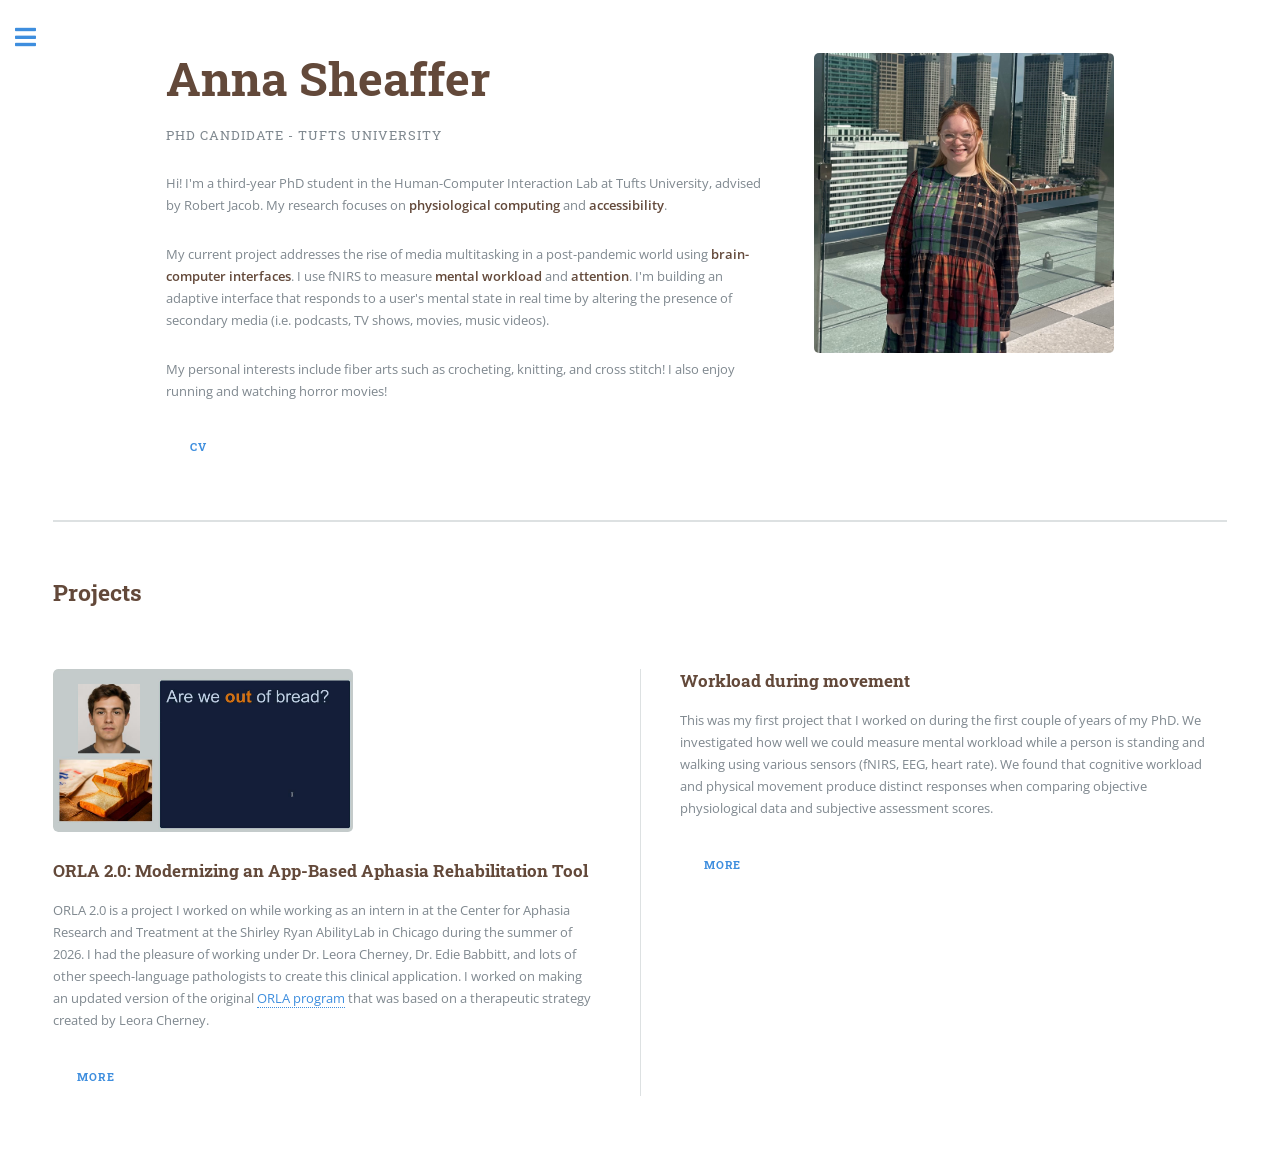
<file: index.html>
<!DOCTYPE HTML>
<!--
	Editorial by HTML5 UP
	html5up.net | @ajlkn
	Free for personal and commercial use under the CCA 3.0 license (html5up.net/license)
-->
<html>
	<head>
		<title>Anna Sheaffer - Personal Website</title>
		<meta charset="utf-8" />
		<meta name="viewport" content="width=device-width, initial-scale=1, user-scalable=no" />
		<link rel="apple-touch-icon" sizes="180x180" href="assets/favicon_io/apple-touch-icon.png">
		<link rel="icon" type="image/png" sizes="32x32" href="assets/favicon_io/favicon-32x32.png">
		<link rel="icon" type="image/png" sizes="16x16" href="assets/favicon_io/favicon-16x16.png">
		<link rel="manifest" href="/site.webmanifest">
		<link rel="stylesheet" href="assets/css/main.css" />
	</head>
	<body class="is-preload">

		<!-- Wrapper -->
			<div id="wrapper">

				<!-- Main -->
					<div id="main">
						<div class="inner">

							<!-- Header -->
								<!-- <header id="header">
									<!-- <a href="index.html" class="logo" type="image/png"><img href="assets/favicon_io/favicon-32x32.png"></a> 
									<ul class="icons">
										
									</ul>
								</header> -->

							<!-- Banner -->
								<section id="banner">
									<div class="content" style="align-self: center;">
										<header>
											<h1>Anna Sheaffer<br />
											</h1>
											<p>PhD Candidate - Tufts University</p>
										</header>
										<p>Hi! I'm a third-year PhD student in the Human-Computer Interaction Lab at Tufts University, advised by Robert Jacob. My research focuses on <b>physiological computing</b> and <b>accessibility</b>.</p>
										<p>My current project addresses the rise of media multitasking in a post-pandemic world using <b>brain-computer interfaces</b>. I use fNIRS to measure <b>mental workload</b> and <b>attention</b>. I'm building
										an adaptive interface that responds to a user's mental state in real time by altering the presence of secondary media (i.e. podcasts, TV shows, movies, music videos).</p>
										<p>My personal interests include fiber arts such as crocheting, knitting, and cross stitch! I also enjoy running and watching horror movies!</p>
										<ul class="actions">
											<li><a href="documents/anna_cv_10-23-2026.pdf" target="_blank" rel="noopener" class="button big">CV</a></li>
										</ul>
									</div>
									<span class="image object">
										<img src="images/front-page.jpg" alt="Me, standing in in front of the Chicago skyline." />
									</span>
								</section>

							<!-- Section -->
								<!-- <section>
									<header class="major">
										<h2>Projects</h2>
									</header>
									<div class="features">
										<article>
											<span class="icon fa-gem"></span>
											<div class="content">
												<h3>Portitor ullamcorper</h3>
												<p>Aenean ornare velit lacus, ac varius enim lorem ullamcorper dolore. Proin aliquam facilisis ante interdum. Sed nulla amet lorem feugiat tempus aliquam.</p>
											</div>
										</article>
										<article>
											<span class="icon solid fa-paper-plane"></span>
											<div class="content">
												<h3>Sapien veroeros</h3>
												<p>Aenean ornare velit lacus, ac varius enim lorem ullamcorper dolore. Proin aliquam facilisis ante interdum. Sed nulla amet lorem feugiat tempus aliquam.</p>
											</div>
										</article>
										<article>
											<span class="icon solid fa-rocket"></span>
											<div class="content">
												<h3>Quam lorem ipsum</h3>
												<p>Aenean ornare velit lacus, ac varius enim lorem ullamcorper dolore. Proin aliquam facilisis ante interdum. Sed nulla amet lorem feugiat tempus aliquam.</p>
											</div>
										</article>
										<article>
											<span class="icon solid fa-signal"></span>
											<div class="content">
												<h3>Sed magna finibus</h3>
												<p>Aenean ornare velit lacus, ac varius enim lorem ullamcorper dolore. Proin aliquam facilisis ante interdum. Sed nulla amet lorem feugiat tempus aliquam.</p>
											</div>
										</article>
									</div>
								</section> -->

							<!-- Section -->
								<section>
									<header class="major">
										<h2>Projects</h2>
									</header>
									<div class="posts">
										<article>
											<a href="pages/orla.html" class="image"><img src="images/orla-image.png" alt="" style="width: 300px;"/></a>
											<h3><a href="pages/orla.html">ORLA 2.0: Modernizing an App-Based Aphasia Rehabilitation Tool</a></h3>
											<p>ORLA 2.0 is a project I worked on while working as an intern in at the Center for Aphasia Research and Treatment at the Shirley Ryan AbilityLab in Chicago during the summer of 2026. I had the pleasure of working under Dr. Leora Cherney, Dr. Edie Babbitt, and lots of other speech-language pathologists to create this clinical application. I worked on making an updated version of the original <a href="https://www.sralab.org/software-products-people-aphasia">ORLA program</a> that was based on a therapeutic strategy created by Leora Cherney.</p>
											<ul class="actions">
												<li><a href="pages/orla.html" class="button">More</a></li>
											</ul>
										</article>
										<article>
											<h3>Workload during movement</h3>
											<p>This was my first project that I worked on during the first couple of years of my PhD. We investigated how well we could measure mental workload while a person is standing and walking using various sensors (fNIRS, EEG, heart rate). We found that cognitive workload and physical movement produce distinct responses when comparing objective physiological data and subjective assessment scores.</p>
											<ul class="actions">
												<li><a href="pages/wkload-mvmt.html" class="button">More</a></li>
											</ul>
										</article>
										
									</div>
								</section>

						</div>
					</div>

				<!-- Sidebar -->
					<!-- Sidebar -->
					<div id="sidebar">
						<div class="inner">

							<!-- Search 
								<section id="search" class="alt">
									<form method="post" action="#">
										<input type="text" name="query" id="query" placeholder="Search" />
									</form>
								</section>

							<!--Menu--> 
								<nav id="menu">
									<header class="major">
										<h2>Menu</h2>
									</header>
									<ul>
										<li><a href="index.html">Homepage</a></li>
										<!-- <li><a href="generic.html">Generic</a></li>
										<li><a href="elements.html">Elements</a></li> -->
									</ul>
								</nav>

							<!-- Section 
								<!-- <section>
									<header class="major">
										<h2>Ante interdum</h2>
									</header>
									<div class="mini-posts">
										<article>
											<a href="#" class="image"><img src="images/pic07.jpg" alt="" /></a>
											<p>Aenean ornare velit lacus, ac varius enim lorem ullamcorper dolore aliquam.</p>
										</article>
										<article>
											<a href="#" class="image"><img src="images/pic08.jpg" alt="" /></a>
											<p>Aenean ornare velit lacus, ac varius enim lorem ullamcorper dolore aliquam.</p>
										</article>
										<article>
											<a href="#" class="image"><img src="images/pic09.jpg" alt="" /></a>
											<p>Aenean ornare velit lacus, ac varius enim lorem ullamcorper dolore aliquam.</p>
										</article>
									</div>
									<ul class="actions">
										<li><a href="#" class="button">More</a></li>
									</ul>
								</section> -->

							<!-- Section -->
								<section>
									<header class="major">
										<h2>Get in touch <a href="https://linkedin.com/in/anna-sheaffer " target="_blank" rel="noopener" class="icon brands fa-linkedin"><span class="label">LinkedIn</span></a></h2>
									</header>
									<ul class="contact">
										<li class="icon solid fa-envelope"><a href="#">anna.sheaffer@tufts.edu</a></li>
										<li class="icon solid fa-home">177 College Ave,<br />
										Medford, MA 02155</li>
										<!-- <li><a href="#" class="icon brands fa-linkedin"><span class="label">LinkedIn</span></a></li> -->
									</ul>
								</section>

							<!-- Footer
								<!-- <footer id="footer">
									<p class="copyright">&copy; Untitled. All rights reserved. Demo Images: <a href="https://unsplash.com">Unsplash</a>. Design: <a href="https://html5up.net">HTML5 UP</a>.</p>
								</footer> -->

						</div>
					</div> 


			</div>

		<!-- Scripts -->
			<script src="assets/js/jquery.min.js"></script>
			<script src="assets/js/browser.min.js"></script>
			<script src="assets/js/breakpoints.min.js"></script>
			<script src="assets/js/util.js"></script>
			<script src="assets/js/main.js"></script>

	</body>
</html>
</file>
<file: assets/css/main.css>
@import url(fontawesome-all.min.css);
@import url("https://fonts.googleapis.com/css?family=Open+Sans:400,600,400italic,600italic|Roboto+Slab:400,700");
/*
	Editorial by HTML5 UP
	html5up.net | @ajlkn
	Free for personal and commercial use under the CCA 3.0 license (html5up.net/license)
*/
html, body, div, span, applet, object,
iframe, h1, h2, h3, h4, h5, h6, p, blockquote,
pre, a, abbr, acronym, address, big, cite,
code, del, dfn, em, img, ins, kbd, q, s, samp,
small, strike, strong, sub, sup, tt, var, b,
u, i, center, dl, dt, dd, ol, ul, li, fieldset,
form, label, legend, table, caption, tbody,
tfoot, thead, tr, th, td, article, aside,
canvas, details, embed, figure, figcaption,
footer, header, hgroup, menu, nav, output, ruby,
section, summary, time, mark, audio, video {
  margin: 0;
  padding: 0;
  border: 0;
  font-size: 100%;
  font: inherit;
  vertical-align: baseline; }

article, aside, details, figcaption, figure,
footer, header, hgroup, menu, nav, section {
  display: block; }

body {
  line-height: 1; }

ol, ul {
  list-style: none; }

blockquote, q {
  quotes: none; }
  blockquote:before, blockquote:after, q:before, q:after {
    content: '';
    content: none; }

table {
  border-collapse: collapse;
  border-spacing: 0; }

body {
  -webkit-text-size-adjust: none; }

mark {
  background-color: transparent;
  color: inherit; }

input::-moz-focus-inner {
  border: 0;
  padding: 0; }

input, select, textarea {
  -moz-appearance: none;
  -webkit-appearance: none;
  -ms-appearance: none;
  appearance: none; }

/* Basic */
@-ms-viewport {
  width: device-width; }

body {
  -ms-overflow-style: scrollbar; }

@media screen and (max-width: 480px) {
  html, body {
    min-width: 320px; } }

html {
  box-sizing: border-box; }

*, *:before, *:after {
  box-sizing: inherit; }

body {
  background: #ffffff; }
  body.is-preload *, body.is-preload *:before, body.is-preload *:after, body.is-resizing *, body.is-resizing *:before, body.is-resizing *:after {
    -moz-animation: none !important;
    -webkit-animation: none !important;
    -ms-animation: none !important;
    animation: none !important;
    -moz-transition: none !important;
    -webkit-transition: none !important;
    -ms-transition: none !important;
    transition: none !important; }

/* Type */
body, input, select, textarea {
  color: #7f888f;
  font-family: "Open Sans", sans-serif;
  font-size: 13pt;
  font-weight: 400;
  line-height: 1.65; }
  @media screen and (max-width: 1680px) {
    body, input, select, textarea {
      font-size: 11pt; } }
  @media screen and (max-width: 1280px) {
    body, input, select, textarea {
      font-size: 10pt; } }
  @media screen and (max-width: 360px) {
    body, input, select, textarea {
      font-size: 9pt; } }

a {
  -moz-transition: color 0.2s ease-in-out, border-bottom-color 0.2s ease-in-out;
  -webkit-transition: color 0.2s ease-in-out, border-bottom-color 0.2s ease-in-out;
  -ms-transition: color 0.2s ease-in-out, border-bottom-color 0.2s ease-in-out;
  transition: color 0.2s ease-in-out, border-bottom-color 0.2s ease-in-out;
  border-bottom: dotted 1px;
  color: #3E8EDE;
  text-decoration: none; }
  a:hover {
    border-bottom-color: #3E8EDE;
    color: #3E8EDE !important; }
    a:hover strong {
      color: inherit; }

strong, b {
  color: #63493A;
  font-weight: 600; }

em, i {
  font-style: italic; }

p {
  margin: 0 0 2em 0; }

h1, h2, h3, h4, h5, h6 {
  color: #63493A;
  font-family: "Roboto Slab", serif;
  font-weight: 700;
  line-height: 1.5;
  margin: 0 0 1em 0; }
  h1 a, h2 a, h3 a, h4 a, h5 a, h6 a {
    color: inherit;
    text-decoration: none;
    border-bottom: 0; }

h1 {
  font-size: 4em;
  margin: 0 0 0.5em 0;
  line-height: 1.3; }

h2 {
  font-size: 1.75em; }

h3 {
  font-size: 1.25em; }

h4 {
  font-size: 1.1em; }

h5 {
  font-size: 0.9em; }

h6 {
  font-size: 0.7em; }

@media screen and (max-width: 1680px) {
  h1 {
    font-size: 3.5em; } }

@media screen and (max-width: 980px) {
  h1 {
    font-size: 3.25em; } }

@media screen and (max-width: 736px) {
  h1 {
    font-size: 2em;
    line-height: 1.4; }
  h2 {
    font-size: 1.5em; } }

sub {
  font-size: 0.8em;
  position: relative;
  top: 0.5em; }

sup {
  font-size: 0.8em;
  position: relative;
  top: -0.5em; }

blockquote {
  border-left: solid 3px rgba(210, 215, 217, 0.75);
  font-style: italic;
  margin: 0 0 2em 0;
  padding: 0.5em 0 0.5em 2em; }

code {
  background: rgba(230, 235, 237, 0.25);
  border-radius: 0.375em;
  border: solid 1px rgba(210, 215, 217, 0.75);
  font-family: "Courier New", monospace;
  font-size: 0.9em;
  margin: 0 0.25em;
  padding: 0.25em 0.65em; }

pre {
  -webkit-overflow-scrolling: touch;
  font-family: "Courier New", monospace;
  font-size: 0.9em;
  margin: 0 0 2em 0; }
  pre code {
    display: block;
    line-height: 1.75;
    padding: 1em 1.5em;
    overflow-x: auto; }

hr {
  border: 0;
  border-bottom: solid 1px rgba(210, 215, 217, 0.75);
  margin: 2em 0; }
  hr.major {
    margin: 3em 0; }

.align-left {
  text-align: left; }

.align-center {
  text-align: center; }

.align-right {
  text-align: right; }

/* Row */
.row {
  display: flex;
  flex-wrap: wrap;
  box-sizing: border-box;
  align-items: stretch; }
  .row > * {
    box-sizing: border-box; }
  .row.gtr-uniform > * > :last-child {
    margin-bottom: 0; }
  .row.aln-left {
    justify-content: flex-start; }
  .row.aln-center {
    justify-content: center; }
  .row.aln-right {
    justify-content: flex-end; }
  .row.aln-top {
    align-items: flex-start; }
  .row.aln-middle {
    align-items: center; }
  .row.aln-bottom {
    align-items: flex-end; }
  .row > .imp {
    order: -1; }
  .row > .col-1 {
    width: 8.33333%; }
  .row > .off-1 {
    margin-left: 8.33333%; }
  .row > .col-2 {
    width: 16.66667%; }
  .row > .off-2 {
    margin-left: 16.66667%; }
  .row > .col-3 {
    width: 25%; }
  .row > .off-3 {
    margin-left: 25%; }
  .row > .col-4 {
    width: 33.33333%; }
  .row > .off-4 {
    margin-left: 33.33333%; }
  .row > .col-5 {
    width: 41.66667%; }
  .row > .off-5 {
    margin-left: 41.66667%; }
  .row > .col-6 {
    width: 50%; }
  .row > .off-6 {
    margin-left: 50%; }
  .row > .col-7 {
    width: 58.33333%; }
  .row > .off-7 {
    margin-left: 58.33333%; }
  .row > .col-8 {
    width: 66.66667%; }
  .row > .off-8 {
    margin-left: 66.66667%; }
  .row > .col-9 {
    width: 75%; }
  .row > .off-9 {
    margin-left: 75%; }
  .row > .col-10 {
    width: 83.33333%; }
  .row > .off-10 {
    margin-left: 83.33333%; }
  .row > .col-11 {
    width: 91.66667%; }
  .row > .off-11 {
    margin-left: 91.66667%; }
  .row > .col-12 {
    width: 100%; }
  .row > .off-12 {
    margin-left: 100%; }
  .row.gtr-0 {
    margin-top: 0;
    margin-left: 0em; }
    .row.gtr-0 > * {
      padding: 0 0 0 0em; }
    .row.gtr-0.gtr-uniform {
      margin-top: 0em; }
      .row.gtr-0.gtr-uniform > * {
        padding-top: 0em; }
  .row.gtr-25 {
    margin-top: 0;
    margin-left: -0.375em; }
    .row.gtr-25 > * {
      padding: 0 0 0 0.375em; }
    .row.gtr-25.gtr-uniform {
      margin-top: -0.375em; }
      .row.gtr-25.gtr-uniform > * {
        padding-top: 0.375em; }
  .row.gtr-50 {
    margin-top: 0;
    margin-left: -0.75em; }
    .row.gtr-50 > * {
      padding: 0 0 0 0.75em; }
    .row.gtr-50.gtr-uniform {
      margin-top: -0.75em; }
      .row.gtr-50.gtr-uniform > * {
        padding-top: 0.75em; }
  .row {
    margin-top: 0;
    margin-left: -1.5em; }
    .row > * {
      padding: 0 0 0 1.5em; }
    .row.gtr-uniform {
      margin-top: -1.5em; }
      .row.gtr-uniform > * {
        padding-top: 1.5em; }
  .row.gtr-150 {
    margin-top: 0;
    margin-left: -2.25em; }
    .row.gtr-150 > * {
      padding: 0 0 0 2.25em; }
    .row.gtr-150.gtr-uniform {
      margin-top: -2.25em; }
      .row.gtr-150.gtr-uniform > * {
        padding-top: 2.25em; }
  .row.gtr-200 {
    margin-top: 0;
    margin-left: -3em; }
    .row.gtr-200 > * {
      padding: 0 0 0 3em; }
    .row.gtr-200.gtr-uniform {
      margin-top: -3em; }
      .row.gtr-200.gtr-uniform > * {
        padding-top: 3em; }
  @media screen and (max-width: 1680px) {
    .row {
      display: flex;
      flex-wrap: wrap;
      box-sizing: border-box;
      align-items: stretch; }
      .row > * {
        box-sizing: border-box; }
      .row.gtr-uniform > * > :last-child {
        margin-bottom: 0; }
      .row.aln-left {
        justify-content: flex-start; }
      .row.aln-center {
        justify-content: center; }
      .row.aln-right {
        justify-content: flex-end; }
      .row.aln-top {
        align-items: flex-start; }
      .row.aln-middle {
        align-items: center; }
      .row.aln-bottom {
        align-items: flex-end; }
      .row > .imp-xlarge {
        order: -1; }
      .row > .col-1-xlarge {
        width: 8.33333%; }
      .row > .off-1-xlarge {
        margin-left: 8.33333%; }
      .row > .col-2-xlarge {
        width: 16.66667%; }
      .row > .off-2-xlarge {
        margin-left: 16.66667%; }
      .row > .col-3-xlarge {
        width: 25%; }
      .row > .off-3-xlarge {
        margin-left: 25%; }
      .row > .col-4-xlarge {
        width: 33.33333%; }
      .row > .off-4-xlarge {
        margin-left: 33.33333%; }
      .row > .col-5-xlarge {
        width: 41.66667%; }
      .row > .off-5-xlarge {
        margin-left: 41.66667%; }
      .row > .col-6-xlarge {
        width: 50%; }
      .row > .off-6-xlarge {
        margin-left: 50%; }
      .row > .col-7-xlarge {
        width: 58.33333%; }
      .row > .off-7-xlarge {
        margin-left: 58.33333%; }
      .row > .col-8-xlarge {
        width: 66.66667%; }
      .row > .off-8-xlarge {
        margin-left: 66.66667%; }
      .row > .col-9-xlarge {
        width: 75%; }
      .row > .off-9-xlarge {
        margin-left: 75%; }
      .row > .col-10-xlarge {
        width: 83.33333%; }
      .row > .off-10-xlarge {
        margin-left: 83.33333%; }
      .row > .col-11-xlarge {
        width: 91.66667%; }
      .row > .off-11-xlarge {
        margin-left: 91.66667%; }
      .row > .col-12-xlarge {
        width: 100%; }
      .row > .off-12-xlarge {
        margin-left: 100%; }
      .row.gtr-0 {
        margin-top: 0;
        margin-left: 0em; }
        .row.gtr-0 > * {
          padding: 0 0 0 0em; }
        .row.gtr-0.gtr-uniform {
          margin-top: 0em; }
          .row.gtr-0.gtr-uniform > * {
            padding-top: 0em; }
      .row.gtr-25 {
        margin-top: 0;
        margin-left: -0.375em; }
        .row.gtr-25 > * {
          padding: 0 0 0 0.375em; }
        .row.gtr-25.gtr-uniform {
          margin-top: -0.375em; }
          .row.gtr-25.gtr-uniform > * {
            padding-top: 0.375em; }
      .row.gtr-50 {
        margin-top: 0;
        margin-left: -0.75em; }
        .row.gtr-50 > * {
          padding: 0 0 0 0.75em; }
        .row.gtr-50.gtr-uniform {
          margin-top: -0.75em; }
          .row.gtr-50.gtr-uniform > * {
            padding-top: 0.75em; }
      .row {
        margin-top: 0;
        margin-left: -1.5em; }
        .row > * {
          padding: 0 0 0 1.5em; }
        .row.gtr-uniform {
          margin-top: -1.5em; }
          .row.gtr-uniform > * {
            padding-top: 1.5em; }
      .row.gtr-150 {
        margin-top: 0;
        margin-left: -2.25em; }
        .row.gtr-150 > * {
          padding: 0 0 0 2.25em; }
        .row.gtr-150.gtr-uniform {
          margin-top: -2.25em; }
          .row.gtr-150.gtr-uniform > * {
            padding-top: 2.25em; }
      .row.gtr-200 {
        margin-top: 0;
        margin-left: -3em; }
        .row.gtr-200 > * {
          padding: 0 0 0 3em; }
        .row.gtr-200.gtr-uniform {
          margin-top: -3em; }
          .row.gtr-200.gtr-uniform > * {
            padding-top: 3em; } }
  @media screen and (max-width: 1280px) {
    .row {
      display: flex;
      flex-wrap: wrap;
      box-sizing: border-box;
      align-items: stretch; }
      .row > * {
        box-sizing: border-box; }
      .row.gtr-uniform > * > :last-child {
        margin-bottom: 0; }
      .row.aln-left {
        justify-content: flex-start; }
      .row.aln-center {
        justify-content: center; }
      .row.aln-right {
        justify-content: flex-end; }
      .row.aln-top {
        align-items: flex-start; }
      .row.aln-middle {
        align-items: center; }
      .row.aln-bottom {
        align-items: flex-end; }
      .row > .imp-large {
        order: -1; }
      .row > .col-1-large {
        width: 8.33333%; }
      .row > .off-1-large {
        margin-left: 8.33333%; }
      .row > .col-2-large {
        width: 16.66667%; }
      .row > .off-2-large {
        margin-left: 16.66667%; }
      .row > .col-3-large {
        width: 25%; }
      .row > .off-3-large {
        margin-left: 25%; }
      .row > .col-4-large {
        width: 33.33333%; }
      .row > .off-4-large {
        margin-left: 33.33333%; }
      .row > .col-5-large {
        width: 41.66667%; }
      .row > .off-5-large {
        margin-left: 41.66667%; }
      .row > .col-6-large {
        width: 50%; }
      .row > .off-6-large {
        margin-left: 50%; }
      .row > .col-7-large {
        width: 58.33333%; }
      .row > .off-7-large {
        margin-left: 58.33333%; }
      .row > .col-8-large {
        width: 66.66667%; }
      .row > .off-8-large {
        margin-left: 66.66667%; }
      .row > .col-9-large {
        width: 75%; }
      .row > .off-9-large {
        margin-left: 75%; }
      .row > .col-10-large {
        width: 83.33333%; }
      .row > .off-10-large {
        margin-left: 83.33333%; }
      .row > .col-11-large {
        width: 91.66667%; }
      .row > .off-11-large {
        margin-left: 91.66667%; }
      .row > .col-12-large {
        width: 100%; }
      .row > .off-12-large {
        margin-left: 100%; }
      .row.gtr-0 {
        margin-top: 0;
        margin-left: 0em; }
        .row.gtr-0 > * {
          padding: 0 0 0 0em; }
        .row.gtr-0.gtr-uniform {
          margin-top: 0em; }
          .row.gtr-0.gtr-uniform > * {
            padding-top: 0em; }
      .row.gtr-25 {
        margin-top: 0;
        margin-left: -0.375em; }
        .row.gtr-25 > * {
          padding: 0 0 0 0.375em; }
        .row.gtr-25.gtr-uniform {
          margin-top: -0.375em; }
          .row.gtr-25.gtr-uniform > * {
            padding-top: 0.375em; }
      .row.gtr-50 {
        margin-top: 0;
        margin-left: -0.75em; }
        .row.gtr-50 > * {
          padding: 0 0 0 0.75em; }
        .row.gtr-50.gtr-uniform {
          margin-top: -0.75em; }
          .row.gtr-50.gtr-uniform > * {
            padding-top: 0.75em; }
      .row {
        margin-top: 0;
        margin-left: -1.5em; }
        .row > * {
          padding: 0 0 0 1.5em; }
        .row.gtr-uniform {
          margin-top: -1.5em; }
          .row.gtr-uniform > * {
            padding-top: 1.5em; }
      .row.gtr-150 {
        margin-top: 0;
        margin-left: -2.25em; }
        .row.gtr-150 > * {
          padding: 0 0 0 2.25em; }
        .row.gtr-150.gtr-uniform {
          margin-top: -2.25em; }
          .row.gtr-150.gtr-uniform > * {
            padding-top: 2.25em; }
      .row.gtr-200 {
        margin-top: 0;
        margin-left: -3em; }
        .row.gtr-200 > * {
          padding: 0 0 0 3em; }
        .row.gtr-200.gtr-uniform {
          margin-top: -3em; }
          .row.gtr-200.gtr-uniform > * {
            padding-top: 3em; } }
  @media screen and (max-width: 980px) {
    .row {
      display: flex;
      flex-wrap: wrap;
      box-sizing: border-box;
      align-items: stretch; }
      .row > * {
        box-sizing: border-box; }
      .row.gtr-uniform > * > :last-child {
        margin-bottom: 0; }
      .row.aln-left {
        justify-content: flex-start; }
      .row.aln-center {
        justify-content: center; }
      .row.aln-right {
        justify-content: flex-end; }
      .row.aln-top {
        align-items: flex-start; }
      .row.aln-middle {
        align-items: center; }
      .row.aln-bottom {
        align-items: flex-end; }
      .row > .imp-medium {
        order: -1; }
      .row > .col-1-medium {
        width: 8.33333%; }
      .row > .off-1-medium {
        margin-left: 8.33333%; }
      .row > .col-2-medium {
        width: 16.66667%; }
      .row > .off-2-medium {
        margin-left: 16.66667%; }
      .row > .col-3-medium {
        width: 25%; }
      .row > .off-3-medium {
        margin-left: 25%; }
      .row > .col-4-medium {
        width: 33.33333%; }
      .row > .off-4-medium {
        margin-left: 33.33333%; }
      .row > .col-5-medium {
        width: 41.66667%; }
      .row > .off-5-medium {
        margin-left: 41.66667%; }
      .row > .col-6-medium {
        width: 50%; }
      .row > .off-6-medium {
        margin-left: 50%; }
      .row > .col-7-medium {
        width: 58.33333%; }
      .row > .off-7-medium {
        margin-left: 58.33333%; }
      .row > .col-8-medium {
        width: 66.66667%; }
      .row > .off-8-medium {
        margin-left: 66.66667%; }
      .row > .col-9-medium {
        width: 75%; }
      .row > .off-9-medium {
        margin-left: 75%; }
      .row > .col-10-medium {
        width: 83.33333%; }
      .row > .off-10-medium {
        margin-left: 83.33333%; }
      .row > .col-11-medium {
        width: 91.66667%; }
      .row > .off-11-medium {
        margin-left: 91.66667%; }
      .row > .col-12-medium {
        width: 100%; }
      .row > .off-12-medium {
        margin-left: 100%; }
      .row.gtr-0 {
        margin-top: 0;
        margin-left: 0em; }
        .row.gtr-0 > * {
          padding: 0 0 0 0em; }
        .row.gtr-0.gtr-uniform {
          margin-top: 0em; }
          .row.gtr-0.gtr-uniform > * {
            padding-top: 0em; }
      .row.gtr-25 {
        margin-top: 0;
        margin-left: -0.375em; }
        .row.gtr-25 > * {
          padding: 0 0 0 0.375em; }
        .row.gtr-25.gtr-uniform {
          margin-top: -0.375em; }
          .row.gtr-25.gtr-uniform > * {
            padding-top: 0.375em; }
      .row.gtr-50 {
        margin-top: 0;
        margin-left: -0.75em; }
        .row.gtr-50 > * {
          padding: 0 0 0 0.75em; }
        .row.gtr-50.gtr-uniform {
          margin-top: -0.75em; }
          .row.gtr-50.gtr-uniform > * {
            padding-top: 0.75em; }
      .row {
        margin-top: 0;
        margin-left: -1.5em; }
        .row > * {
          padding: 0 0 0 1.5em; }
        .row.gtr-uniform {
          margin-top: -1.5em; }
          .row.gtr-uniform > * {
            padding-top: 1.5em; }
      .row.gtr-150 {
        margin-top: 0;
        margin-left: -2.25em; }
        .row.gtr-150 > * {
          padding: 0 0 0 2.25em; }
        .row.gtr-150.gtr-uniform {
          margin-top: -2.25em; }
          .row.gtr-150.gtr-uniform > * {
            padding-top: 2.25em; }
      .row.gtr-200 {
        margin-top: 0;
        margin-left: -3em; }
        .row.gtr-200 > * {
          padding: 0 0 0 3em; }
        .row.gtr-200.gtr-uniform {
          margin-top: -3em; }
          .row.gtr-200.gtr-uniform > * {
            padding-top: 3em; } }
  @media screen and (max-width: 736px) {
    .row {
      display: flex;
      flex-wrap: wrap;
      box-sizing: border-box;
      align-items: stretch; }
      .row > * {
        box-sizing: border-box; }
      .row.gtr-uniform > * > :last-child {
        margin-bottom: 0; }
      .row.aln-left {
        justify-content: flex-start; }
      .row.aln-center {
        justify-content: center; }
      .row.aln-right {
        justify-content: flex-end; }
      .row.aln-top {
        align-items: flex-start; }
      .row.aln-middle {
        align-items: center; }
      .row.aln-bottom {
        align-items: flex-end; }
      .row > .imp-small {
        order: -1; }
      .row > .col-1-small {
        width: 8.33333%; }
      .row > .off-1-small {
        margin-left: 8.33333%; }
      .row > .col-2-small {
        width: 16.66667%; }
      .row > .off-2-small {
        margin-left: 16.66667%; }
      .row > .col-3-small {
        width: 25%; }
      .row > .off-3-small {
        margin-left: 25%; }
      .row > .col-4-small {
        width: 33.33333%; }
      .row > .off-4-small {
        margin-left: 33.33333%; }
      .row > .col-5-small {
        width: 41.66667%; }
      .row > .off-5-small {
        margin-left: 41.66667%; }
      .row > .col-6-small {
        width: 50%; }
      .row > .off-6-small {
        margin-left: 50%; }
      .row > .col-7-small {
        width: 58.33333%; }
      .row > .off-7-small {
        margin-left: 58.33333%; }
      .row > .col-8-small {
        width: 66.66667%; }
      .row > .off-8-small {
        margin-left: 66.66667%; }
      .row > .col-9-small {
        width: 75%; }
      .row > .off-9-small {
        margin-left: 75%; }
      .row > .col-10-small {
        width: 83.33333%; }
      .row > .off-10-small {
        margin-left: 83.33333%; }
      .row > .col-11-small {
        width: 91.66667%; }
      .row > .off-11-small {
        margin-left: 91.66667%; }
      .row > .col-12-small {
        width: 100%; }
      .row > .off-12-small {
        margin-left: 100%; }
      .row.gtr-0 {
        margin-top: 0;
        margin-left: 0em; }
        .row.gtr-0 > * {
          padding: 0 0 0 0em; }
        .row.gtr-0.gtr-uniform {
          margin-top: 0em; }
          .row.gtr-0.gtr-uniform > * {
            padding-top: 0em; }
      .row.gtr-25 {
        margin-top: 0;
        margin-left: -0.375em; }
        .row.gtr-25 > * {
          padding: 0 0 0 0.375em; }
        .row.gtr-25.gtr-uniform {
          margin-top: -0.375em; }
          .row.gtr-25.gtr-uniform > * {
            padding-top: 0.375em; }
      .row.gtr-50 {
        margin-top: 0;
        margin-left: -0.75em; }
        .row.gtr-50 > * {
          padding: 0 0 0 0.75em; }
        .row.gtr-50.gtr-uniform {
          margin-top: -0.75em; }
          .row.gtr-50.gtr-uniform > * {
            padding-top: 0.75em; }
      .row {
        margin-top: 0;
        margin-left: -1.5em; }
        .row > * {
          padding: 0 0 0 1.5em; }
        .row.gtr-uniform {
          margin-top: -1.5em; }
          .row.gtr-uniform > * {
            padding-top: 1.5em; }
      .row.gtr-150 {
        margin-top: 0;
        margin-left: -2.25em; }
        .row.gtr-150 > * {
          padding: 0 0 0 2.25em; }
        .row.gtr-150.gtr-uniform {
          margin-top: -2.25em; }
          .row.gtr-150.gtr-uniform > * {
            padding-top: 2.25em; }
      .row.gtr-200 {
        margin-top: 0;
        margin-left: -3em; }
        .row.gtr-200 > * {
          padding: 0 0 0 3em; }
        .row.gtr-200.gtr-uniform {
          margin-top: -3em; }
          .row.gtr-200.gtr-uniform > * {
            padding-top: 3em; } }
  @media screen and (max-width: 480px) {
    .row {
      display: flex;
      flex-wrap: wrap;
      box-sizing: border-box;
      align-items: stretch; }
      .row > * {
        box-sizing: border-box; }
      .row.gtr-uniform > * > :last-child {
        margin-bottom: 0; }
      .row.aln-left {
        justify-content: flex-start; }
      .row.aln-center {
        justify-content: center; }
      .row.aln-right {
        justify-content: flex-end; }
      .row.aln-top {
        align-items: flex-start; }
      .row.aln-middle {
        align-items: center; }
      .row.aln-bottom {
        align-items: flex-end; }
      .row > .imp-xsmall {
        order: -1; }
      .row > .col-1-xsmall {
        width: 8.33333%; }
      .row > .off-1-xsmall {
        margin-left: 8.33333%; }
      .row > .col-2-xsmall {
        width: 16.66667%; }
      .row > .off-2-xsmall {
        margin-left: 16.66667%; }
      .row > .col-3-xsmall {
        width: 25%; }
      .row > .off-3-xsmall {
        margin-left: 25%; }
      .row > .col-4-xsmall {
        width: 33.33333%; }
      .row > .off-4-xsmall {
        margin-left: 33.33333%; }
      .row > .col-5-xsmall {
        width: 41.66667%; }
      .row > .off-5-xsmall {
        margin-left: 41.66667%; }
      .row > .col-6-xsmall {
        width: 50%; }
      .row > .off-6-xsmall {
        margin-left: 50%; }
      .row > .col-7-xsmall {
        width: 58.33333%; }
      .row > .off-7-xsmall {
        margin-left: 58.33333%; }
      .row > .col-8-xsmall {
        width: 66.66667%; }
      .row > .off-8-xsmall {
        margin-left: 66.66667%; }
      .row > .col-9-xsmall {
        width: 75%; }
      .row > .off-9-xsmall {
        margin-left: 75%; }
      .row > .col-10-xsmall {
        width: 83.33333%; }
      .row > .off-10-xsmall {
        margin-left: 83.33333%; }
      .row > .col-11-xsmall {
        width: 91.66667%; }
      .row > .off-11-xsmall {
        margin-left: 91.66667%; }
      .row > .col-12-xsmall {
        width: 100%; }
      .row > .off-12-xsmall {
        margin-left: 100%; }
      .row.gtr-0 {
        margin-top: 0;
        margin-left: 0em; }
        .row.gtr-0 > * {
          padding: 0 0 0 0em; }
        .row.gtr-0.gtr-uniform {
          margin-top: 0em; }
          .row.gtr-0.gtr-uniform > * {
            padding-top: 0em; }
      .row.gtr-25 {
        margin-top: 0;
        margin-left: -0.375em; }
        .row.gtr-25 > * {
          padding: 0 0 0 0.375em; }
        .row.gtr-25.gtr-uniform {
          margin-top: -0.375em; }
          .row.gtr-25.gtr-uniform > * {
            padding-top: 0.375em; }
      .row.gtr-50 {
        margin-top: 0;
        margin-left: -0.75em; }
        .row.gtr-50 > * {
          padding: 0 0 0 0.75em; }
        .row.gtr-50.gtr-uniform {
          margin-top: -0.75em; }
          .row.gtr-50.gtr-uniform > * {
            padding-top: 0.75em; }
      .row {
        margin-top: 0;
        margin-left: -1.5em; }
        .row > * {
          padding: 0 0 0 1.5em; }
        .row.gtr-uniform {
          margin-top: -1.5em; }
          .row.gtr-uniform > * {
            padding-top: 1.5em; }
      .row.gtr-150 {
        margin-top: 0;
        margin-left: -2.25em; }
        .row.gtr-150 > * {
          padding: 0 0 0 2.25em; }
        .row.gtr-150.gtr-uniform {
          margin-top: -2.25em; }
          .row.gtr-150.gtr-uniform > * {
            padding-top: 2.25em; }
      .row.gtr-200 {
        margin-top: 0;
        margin-left: -3em; }
        .row.gtr-200 > * {
          padding: 0 0 0 3em; }
        .row.gtr-200.gtr-uniform {
          margin-top: -3em; }
          .row.gtr-200.gtr-uniform > * {
            padding-top: 3em; } }

/* Section/Article */
section.special, article.special {
  text-align: center; }

header p {
  font-family: "Roboto Slab", serif;
  font-size: 1em;
  font-weight: 400;
  letter-spacing: 0.075em;
  margin-top: -0.5em;
  text-transform: uppercase; }

header.major > :last-child {
  border-bottom: solid 3px • #3E8EDE;
  display: inline-block;
  margin: 0 0 2em 0;
  padding: 0 0.75em 0.5em 0; }

header.main > :last-child {
  margin: 0 0 1em 0; }

/* Form */
form {
  margin: 0 0 2em 0; }

label {
  color: #63493A;
  display: block;
  font-size: 0.9em;
  font-weight: 600;
  margin: 0 0 1em 0; }

input[type="text"],
input[type="password"],
input[type="email"],
input[type="tel"],
input[type="search"],
input[type="url"],
select,
textarea {
  -moz-appearance: none;
  -webkit-appearance: none;
  -ms-appearance: none;
  appearance: none;
  background: #ffffff;
  border-radius: 0.375em;
  border: none;
  border: solid 1px rgba(210, 215, 217, 0.75);
  color: inherit;
  display: block;
  outline: 0;
  padding: 0 1em;
  text-decoration: none;
  width: 100%; }
  input[type="text"]:invalid,
  input[type="password"]:invalid,
  input[type="email"]:invalid,
  input[type="tel"]:invalid,
  input[type="search"]:invalid,
  input[type="url"]:invalid,
  select:invalid,
  textarea:invalid {
    box-shadow: none; }
  input[type="text"]:focus,
  input[type="password"]:focus,
  input[type="email"]:focus,
  input[type="tel"]:focus,
  input[type="search"]:focus,
  input[type="url"]:focus,
  select:focus,
  textarea:focus {
    border-color: • #3E8EDE;
    box-shadow: 0 0 0 1px • #3E8EDE; }

select {
  background-image: url("data:image/svg+xml;charset=utf8,%3Csvg xmlns='http://www.w3.org/2000/svg' width='40' height='40' preserveAspectRatio='none' viewBox='0 0 40 40'%3E%3Cpath d='M9.4,12.3l10.4,10.4l10.4-10.4c0.2-0.2,0.5-0.4,0.9-0.4c0.3,0,0.6,0.1,0.9,0.4l3.3,3.3c0.2,0.2,0.4,0.5,0.4,0.9 c0,0.4-0.1,0.6-0.4,0.9L20.7,31.9c-0.2,0.2-0.5,0.4-0.9,0.4c-0.3,0-0.6-0.1-0.9-0.4L4.3,17.3c-0.2-0.2-0.4-0.5-0.4-0.9 c0-0.4,0.1-0.6,0.4-0.9l3.3-3.3c0.2-0.2,0.5-0.4,0.9-0.4S9.1,12.1,9.4,12.3z' fill='rgba(210, 215, 217, 0.75)' /%3E%3C/svg%3E");
  background-size: 1.25em;
  background-repeat: no-repeat;
  background-position: calc(100% - 1em) center;
  height: 2.75em;
  padding-right: 2.75em;
  text-overflow: ellipsis; }
  select option {
    color: #63493A;
    background: #ffffff; }
  select:focus::-ms-value {
    background-color: transparent; }
  select::-ms-expand {
    display: none; }

input[type="text"],
input[type="password"],
input[type="email"],
input[type="tel"],
input[type="search"],
input[type="url"],
select {
  height: 2.75em; }

textarea {
  padding: 0.75em 1em; }

input[type="checkbox"],
input[type="radio"] {
  -moz-appearance: none;
  -webkit-appearance: none;
  -ms-appearance: none;
  appearance: none;
  display: block;
  float: left;
  margin-right: -2em;
  opacity: 0;
  width: 1em;
  z-index: -1; }
  input[type="checkbox"] + label,
  input[type="radio"] + label {
    text-decoration: none;
    color: #7f888f;
    cursor: pointer;
    display: inline-block;
    font-size: 1em;
    font-weight: 400;
    padding-left: 2.4em;
    padding-right: 0.75em;
    position: relative; }
    input[type="checkbox"] + label:before,
    input[type="radio"] + label:before {
      -moz-osx-font-smoothing: grayscale;
      -webkit-font-smoothing: antialiased;
      display: inline-block;
      font-style: normal;
      font-variant: normal;
      text-rendering: auto;
      line-height: 1;
      text-transform: none !important;
      font-family: 'Font Awesome 5 Free';
      font-weight: 900; }
    input[type="checkbox"] + label:before,
    input[type="radio"] + label:before {
      background: #ffffff;
      border-radius: 0.375em;
      border: solid 1px rgba(210, 215, 217, 0.75);
      content: '';
      display: inline-block;
      font-size: 0.8em;
      height: 2.0625em;
      left: 0;
      line-height: 2.0625em;
      position: absolute;
      text-align: center;
      top: 0;
      width: 2.0625em; }
  input[type="checkbox"]:checked + label:before,
  input[type="radio"]:checked + label:before {
    background: #63493A;
    border-color: #63493A;
    color: #ffffff;
    content: '\f00c'; }
  input[type="checkbox"]:focus + label:before,
  input[type="radio"]:focus + label:before {
    border-color: • #3E8EDE;
    box-shadow: 0 0 0 1px • #3E8EDE; }

input[type="checkbox"] + label:before {
  border-radius: 0.375em; }

input[type="radio"] + label:before {
  border-radius: 100%; }

::-webkit-input-placeholder {
  color: #9fa3a6 !important;
  opacity: 1.0; }

:-moz-placeholder {
  color: #9fa3a6 !important;
  opacity: 1.0; }

::-moz-placeholder {
  color: #9fa3a6 !important;
  opacity: 1.0; }

:-ms-input-placeholder {
  color: #9fa3a6 !important;
  opacity: 1.0; }

/* Box */
.box {
  border-radius: 0.375em;
  border: solid 1px rgba(210, 215, 217, 0.75);
  margin-bottom: 2em;
  padding: 1.5em; }
  .box > :last-child,
  .box > :last-child > :last-child,
  .box > :last-child > :last-child > :last-child {
    margin-bottom: 0; }
  .box.alt {
    border: 0;
    border-radius: 0;
    padding: 0; }

/* Icon */
.icon {
  text-decoration: none;
  border-bottom: none;
  position: relative; }
  .icon:before {
    -moz-osx-font-smoothing: grayscale;
    -webkit-font-smoothing: antialiased;
    display: inline-block;
    font-style: normal;
    font-variant: normal;
    text-rendering: auto;
    line-height: 1;
    text-transform: none !important;
    font-family: 'Font Awesome 5 Free';
    font-weight: 400; }
  .icon > .label {
    display: none; }
  .icon:before {
    line-height: inherit; }
  .icon.solid:before {
    font-weight: 900; }
  .icon.brands:before {
    font-family: 'Font Awesome 5 Brands'; }

/* Image */
.image {
  border-radius: 0.375em;
  border: 0;
  display: inline-block;
  position: relative; }
  .image img {
    border-radius: 0.375em;
    display: block; }
  .image.left, .image.right {
    max-width: 40%; }
    .image.left img, .image.right img {
      width: 100%; }
  .image.left {
    float: left;
    padding: 0 1.5em 1em 0;
    top: 0.25em; }
  .image.right {
    float: right;
    padding: 0 0 1em 1.5em;
    top: 0.25em; }
  .image.fit {
    display: block;
    margin: 0 0 2em 0;
    width: 100%; }
    .image.fit img {
      width: 100%; }
  .image.main {
    display: block;
    margin: 0 0 3em 0;
    width: 100%; }
    .image.main img {
      width: 100%; }

a.image {
  overflow: hidden; }
  a.image img {
    -moz-transition: -moz-transform 0.2s ease;
    -webkit-transition: -webkit-transform 0.2s ease;
    -ms-transition: -ms-transform 0.2s ease;
    transition: transform 0.2s ease; }
  a.image:hover img {
    -moz-transform: scale(1.075);
    -webkit-transform: scale(1.075);
    -ms-transform: scale(1.075);
    transform: scale(1.075); }

/* List */
ol {
  list-style: decimal;
  margin: 0 0 2em 0;
  padding-left: 1.25em; }
  ol li {
    padding-left: 0.25em; }

ul {
  list-style: disc;
  margin: 0 0 2em 0;
  padding-left: 1em; }
  ul li {
    padding-left: 0.5em; }
  ul.alt {
    list-style: none;
    padding-left: 0; }
    ul.alt li {
      border-top: solid 1px rgba(210, 215, 217, 0.75);
      padding: 0.5em 0; }
      ul.alt li:first-child {
        border-top: 0;
        padding-top: 0; }

dl {
  margin: 0 0 2em 0; }
  dl dt {
    display: block;
    font-weight: 600;
    margin: 0 0 1em 0; }
  dl dd {
    margin-left: 2em; }

/* Actions */
ul.actions {
  display: -moz-flex;
  display: -webkit-flex;
  display: -ms-flex;
  display: flex;
  cursor: default;
  list-style: none;
  margin-left: -1em;
  padding-left: 0; }
  ul.actions li {
    padding: 0 0 0 1em;
    vertical-align: middle; }
  ul.actions.special {
    -moz-justify-content: center;
    -webkit-justify-content: center;
    -ms-justify-content: center;
    justify-content: center;
    width: 100%;
    margin-left: 0; }
    ul.actions.special li:first-child {
      padding-left: 0; }
  ul.actions.stacked {
    -moz-flex-direction: column;
    -webkit-flex-direction: column;
    -ms-flex-direction: column;
    flex-direction: column;
    margin-left: 0; }
    ul.actions.stacked li {
      padding: 1.3em 0 0 0; }
      ul.actions.stacked li:first-child {
        padding-top: 0; }
  ul.actions.fit {
    width: calc(100% + 1em); }
    ul.actions.fit li {
      -moz-flex-grow: 1;
      -webkit-flex-grow: 1;
      -ms-flex-grow: 1;
      flex-grow: 1;
      -moz-flex-shrink: 1;
      -webkit-flex-shrink: 1;
      -ms-flex-shrink: 1;
      flex-shrink: 1;
      width: 100%; }
      ul.actions.fit li > * {
        width: 100%; }
    ul.actions.fit.stacked {
      width: 100%; }

/* Icons */
ul.icons {
  cursor: default;
  list-style: none;
  padding-left: 0; }
  ul.icons li {
    display: inline-block;
    padding: 0 1em 0 0; }
    ul.icons li:last-child {
      padding-right: 0; }
    ul.icons li .icon {
      color: inherit; }
      ul.icons li .icon:before {
        font-size: 1.25em; }

/* Contact */
ul.contact {
  list-style: none;
  padding: 0; }
  ul.contact li {
    text-decoration: none;
    border-top: solid 1px rgba(210, 215, 217, 0.75);
    margin: 1.5em 0 0 0;
    padding: 1.5em 0 0 3em;
    position: relative; }
    ul.contact li:before {
      -moz-osx-font-smoothing: grayscale;
      -webkit-font-smoothing: antialiased;
      display: inline-block;
      font-style: normal;
      font-variant: normal;
      text-rendering: auto;
      line-height: 1;
      text-transform: none !important;
      font-family: 'Font Awesome 5 Free';
      font-weight: 400; }
    ul.contact li:before {
      color: • #3E8EDE;
      display: inline-block;
      font-size: 1.5em;
      height: 1.125em;
      left: 0;
      line-height: 1.125em;
      position: absolute;
      text-align: center;
      top: 1em;
      width: 1.5em; }
    ul.contact li:first-child {
      border-top: 0;
      margin-top: 0;
      padding-top: 0; }
      ul.contact li:first-child:before {
        top: 0; }
    ul.contact li a {
      color: inherit; }

/* Pagination */
ul.pagination {
  cursor: default;
  list-style: none;
  padding-left: 0; }
  ul.pagination li {
    display: inline-block;
    padding-left: 0;
    vertical-align: middle; }
    ul.pagination li > .page {
      -moz-transition: background-color 0.2s ease-in-out, color 0.2s ease-in-out;
      -webkit-transition: background-color 0.2s ease-in-out, color 0.2s ease-in-out;
      -ms-transition: background-color 0.2s ease-in-out, color 0.2s ease-in-out;
      transition: background-color 0.2s ease-in-out, color 0.2s ease-in-out;
      border-bottom: 0;
      border-radius: 0.375em;
      display: inline-block;
      font-size: 0.8em;
      font-weight: 600;
      height: 2em;
      line-height: 2em;
      margin: 0 0.125em;
      min-width: 2em;
      padding: 0 0.5em;
      text-align: center; }
      ul.pagination li > .page.active {
        background-color: • #3E8EDE;
        color: #ffffff !important; }
        ul.pagination li > .page.active:hover {
          background-color: #f67878; }
        ul.pagination li > .page.active:active {
          background-color: #f45c5c; }
    ul.pagination li:first-child {
      padding-right: 0.75em; }
    ul.pagination li:last-child {
      padding-left: 0.75em; }
  @media screen and (max-width: 480px) {
    ul.pagination li:nth-child(n+2):nth-last-child(n+2) {
      display: none; }
    ul.pagination li:first-child {
      padding-right: 0; } }

/* Table */
.table-wrapper {
  -webkit-overflow-scrolling: touch;
  overflow-x: auto; }

table {
  margin: 0 0 2em 0;
  width: 100%; }
  table tbody tr {
    border: solid 1px rgba(210, 215, 217, 0.75);
    border-left: 0;
    border-right: 0; }
    table tbody tr:nth-child(2n + 1) {
      background-color: rgba(230, 235, 237, 0.25); }
  table td {
    padding: 0.75em 0.75em; }
  table th {
    color: #63493A;
    font-size: 0.9em;
    font-weight: 600;
    padding: 0 0.75em 0.75em 0.75em;
    text-align: left; }
  table thead {
    border-bottom: solid 2px rgba(210, 215, 217, 0.75); }
  table tfoot {
    border-top: solid 2px rgba(210, 215, 217, 0.75); }
  table.alt {
    border-collapse: separate; }
    table.alt tbody tr td {
      border: solid 1px rgba(210, 215, 217, 0.75);
      border-left-width: 0;
      border-top-width: 0; }
      table.alt tbody tr td:first-child {
        border-left-width: 1px; }
    table.alt tbody tr:first-child td {
      border-top-width: 1px; }
    table.alt thead {
      border-bottom: 0; }
    table.alt tfoot {
      border-top: 0; }

/* Button */
input[type="submit"],
input[type="reset"],
input[type="button"],
button,
.button {
  -moz-appearance: none;
  -webkit-appearance: none;
  -ms-appearance: none;
  appearance: none;
  -moz-transition: background-color 0.2s ease-in-out, color 0.2s ease-in-out;
  -webkit-transition: background-color 0.2s ease-in-out, color 0.2s ease-in-out;
  -ms-transition: background-color 0.2s ease-in-out, color 0.2s ease-in-out;
  transition: background-color 0.2s ease-in-out, color 0.2s ease-in-out;
  background-color: transparent;
  border-radius: 0.375em;
  border: 0;
  box-shadow: inset 0 0 0 2px • #3E8EDE;
  color: • #3E8EDE !important;
  cursor: pointer;
  display: inline-block;
  font-family: "Roboto Slab", serif;
  font-size: 0.8em;
  font-weight: 700;
  height: 3.5em;
  letter-spacing: 0.075em;
  line-height: 3.5em;
  padding: 0 2.25em;
  text-align: center;
  text-decoration: none;
  text-transform: uppercase;
  white-space: nowrap; }
  input[type="submit"]:hover,
  input[type="reset"]:hover,
  input[type="button"]:hover,
  button:hover,
  .button:hover {
    background-color: rgba(245, 106, 106, 0.05); }
  input[type="submit"]:active,
  input[type="reset"]:active,
  input[type="button"]:active,
  button:active,
  .button:active {
    background-color: rgba(245, 106, 106, 0.15); }
  input[type="submit"].icon:before,
  input[type="reset"].icon:before,
  input[type="button"].icon:before,
  button.icon:before,
  .button.icon:before {
    margin-right: 0.5em; }
  input[type="submit"].fit,
  input[type="reset"].fit,
  input[type="button"].fit,
  button.fit,
  .button.fit {
    width: 100%; }
  input[type="submit"].small,
  input[type="reset"].small,
  input[type="button"].small,
  button.small,
  .button.small {
    font-size: 0.6em; }
  input[type="submit"].large,
  input[type="reset"].large,
  input[type="button"].large,
  button.large,
  .button.large {
    font-size: 1em;
    height: 3.65em;
    line-height: 3.65em; }
  input[type="submit"].primary,
  input[type="reset"].primary,
  input[type="button"].primary,
  button.primary,
  .button.primary {
    background-color: • #3E8EDE;
    box-shadow: none;
    color: #ffffff !important; }
    input[type="submit"].primary:hover,
    input[type="reset"].primary:hover,
    input[type="button"].primary:hover,
    button.primary:hover,
    .button.primary:hover {
      background-color: #f67878; }
    input[type="submit"].primary:active,
    input[type="reset"].primary:active,
    input[type="button"].primary:active,
    button.primary:active,
    .button.primary:active {
      background-color: #f45c5c; }
  input[type="submit"].disabled, input[type="submit"]:disabled,
  input[type="reset"].disabled,
  input[type="reset"]:disabled,
  input[type="button"].disabled,
  input[type="button"]:disabled,
  button.disabled,
  button:disabled,
  .button.disabled,
  .button:disabled {
    pointer-events: none;
    opacity: 0.25; }

/* Mini Posts */
.mini-posts article {
  border-top: solid 1px rgba(210, 215, 217, 0.75);
  margin-top: 2em;
  padding-top: 2em; }
  .mini-posts article .image {
    display: block;
    margin: 0 0 1.5em 0; }
    .mini-posts article .image img {
      display: block;
      width: 100%; }
  .mini-posts article:first-child {
    border-top: 0;
    margin-top: 0;
    padding-top: 0; }

/* Features */
.features {
  display: -moz-flex;
  display: -webkit-flex;
  display: -ms-flex;
  display: flex;
  -moz-flex-wrap: wrap;
  -webkit-flex-wrap: wrap;
  -ms-flex-wrap: wrap;
  flex-wrap: wrap;
  margin: 0 0 2em -3em;
  width: calc(100% + 3em); }
  .features article {
    -moz-align-items: center;
    -webkit-align-items: center;
    -ms-align-items: center;
    align-items: center;
    display: -moz-flex;
    display: -webkit-flex;
    display: -ms-flex;
    display: flex;
    margin: 0 0 3em 3em;
    position: relative;
    width: calc(50% - 3em); }
    .features article:nth-child(2n - 1) {
      margin-right: 1.5em; }
    .features article:nth-child(2n) {
      margin-left: 1.5em; }
    .features article:nth-last-child(1), .features article:nth-last-child(2) {
      margin-bottom: 0; }
    .features article .icon {
      -moz-flex-grow: 0;
      -webkit-flex-grow: 0;
      -ms-flex-grow: 0;
      flex-grow: 0;
      -moz-flex-shrink: 0;
      -webkit-flex-shrink: 0;
      -ms-flex-shrink: 0;
      flex-shrink: 0;
      display: block;
      height: 10em;
      line-height: 10em;
      margin: 0 2em 0 0;
      text-align: center;
      width: 10em; }
      .features article .icon:before {
        color: • #3E8EDE;
        font-size: 2.75rem;
        position: relative;
        top: 0.05em; }
      .features article .icon:after {
        -moz-transform: rotate(45deg);
        -webkit-transform: rotate(45deg);
        -ms-transform: rotate(45deg);
        transform: rotate(45deg);
        border-radius: 0.25rem;
        border: solid 2px rgba(210, 215, 217, 0.75);
        content: '';
        display: block;
        height: 7em;
        left: 50%;
        margin: -3.5em 0 0 -3.5em;
        position: absolute;
        top: 50%;
        width: 7em; }
    .features article .content {
      -moz-flex-grow: 1;
      -webkit-flex-grow: 1;
      -ms-flex-grow: 1;
      flex-grow: 1;
      -moz-flex-shrink: 1;
      -webkit-flex-shrink: 1;
      -ms-flex-shrink: 1;
      flex-shrink: 1;
      width: 100%; }
      .features article .content > :last-child {
        margin-bottom: 0; }
  @media screen and (max-width: 980px) {
    .features {
      margin: 0 0 2em 0;
      width: 100%; }
      .features article {
        margin: 0 0 3em 0;
        width: 100%; }
        .features article:nth-child(2n - 1) {
          margin-right: 0; }
        .features article:nth-child(2n) {
          margin-left: 0; }
        .features article:nth-last-child(1), .features article:nth-last-child(2) {
          margin-bottom: 3em; }
        .features article:last-child {
          margin-bottom: 0; }
        .features article .icon {
          height: 8em;
          line-height: 8em;
          width: 8em; }
          .features article .icon:before {
            font-size: 2.25rem; }
          .features article .icon:after {
            height: 6em;
            margin: -3em 0 0 -3em;
            width: 6em; } }
  @media screen and (max-width: 480px) {
    .features article {
      -moz-flex-direction: column;
      -webkit-flex-direction: column;
      -ms-flex-direction: column;
      flex-direction: column;
      -moz-align-items: -moz-flex-start;
      -webkit-align-items: -webkit-flex-start;
      -ms-align-items: -ms-flex-start;
      align-items: flex-start; }
      .features article .icon {
        height: 6em;
        line-height: 6em;
        margin: 0 0 1.5em 0;
        width: 6em; }
        .features article .icon:before {
          font-size: 1.5rem; }
        .features article .icon:after {
          height: 4em;
          margin: -2em 0 0 -2em;
          width: 4em; } }
  @media screen and (max-width: 480px) {
    .features article .icon:before {
      font-size: 1.25rem; } }

/* Posts */
.posts {
  display: -moz-flex;
  display: -webkit-flex;
  display: -ms-flex;
  display: flex;
  -moz-flex-wrap: wrap;
  -webkit-flex-wrap: wrap;
  -ms-flex-wrap: wrap;
  flex-wrap: wrap;
  margin: 0 0 2em -6em;
  width: calc(100% + 6em); }
  .posts article {
    -moz-flex-grow: 0;
    -webkit-flex-grow: 0;
    -ms-flex-grow: 0;
    flex-grow: 0;
    -moz-flex-shrink: 1;
    -webkit-flex-shrink: 1;
    -ms-flex-shrink: 1;
    flex-shrink: 1;
    margin: 0 0 6em 6em;
    position: relative;
    width: calc(33.33333% - 6em); }
    .posts article:before {
      background: rgba(210, 215, 217, 0.75);
      content: '';
      display: block;
      height: calc(100% + 6em);
      left: -3em;
      position: absolute;
      top: 0;
      width: 1px; }
    .posts article:after {
      background: rgba(210, 215, 217, 0.75);
      bottom: -3em;
      content: '';
      display: block;
      height: 1px;
      position: absolute;
      right: 0;
      width: calc(100% + 6em); }
    .posts article > :last-child {
      margin-bottom: 0; }
    .posts article .image {
      display: block;
      margin: 0 0 2em 0; }
      .posts article .image img {
        display: block;
        width: 100%; }
  @media screen and (min-width: 1681px) {
    .posts article:nth-child(3n + 1):before {
      display: none; }
    .posts article:nth-child(3n + 1):after {
      width: 100%; }
    .posts article:nth-last-child(1), .posts article:nth-last-child(2), .posts article:nth-last-child(3) {
      margin-bottom: 0; }
      .posts article:nth-last-child(1):before, .posts article:nth-last-child(2):before, .posts article:nth-last-child(3):before {
        height: 100%; }
      .posts article:nth-last-child(1):after, .posts article:nth-last-child(2):after, .posts article:nth-last-child(3):after {
        display: none; } }
  @media screen and (max-width: 1680px) {
    .posts article {
      width: calc(50% - 6em); }
      .posts article:nth-last-child(3) {
        margin-bottom: 6em; } }
  @media screen and (min-width: 481px) and (max-width: 1680px) {
    .posts article:nth-child(2n + 1):before {
      display: none; }
    .posts article:nth-child(2n + 1):after {
      width: 100%; }
    .posts article:nth-last-child(1), .posts article:nth-last-child(2) {
      margin-bottom: 0; }
      .posts article:nth-last-child(1):before, .posts article:nth-last-child(2):before {
        height: 100%; }
      .posts article:nth-last-child(1):after, .posts article:nth-last-child(2):after {
        display: none; } }
  @media screen and (max-width: 736px) {
    .posts {
      margin: 0 0 2em -4.5em;
      width: calc(100% + 4.5em); }
      .posts article {
        margin: 0 0 4.5em 4.5em;
        width: calc(50% - 4.5em); }
        .posts article:before {
          height: calc(100% + 4.5em);
          left: -2.25em; }
        .posts article:after {
          bottom: -2.25em;
          width: calc(100% + 4.5em); }
        .posts article:nth-last-child(3) {
          margin-bottom: 4.5em; } }
  @media screen and (max-width: 480px) {
    .posts {
      margin: 0 0 2em 0;
      width: 100%; }
      .posts article {
        margin: 0 0 4.5em 0;
        width: 100%; }
        .posts article:before {
          display: none; }
        .posts article:after {
          width: 100%; }
        .posts article:last-child {
          margin-bottom: 0; }
          .posts article:last-child:after {
            display: none; } }

/* Wrapper */
#wrapper {
  display: -moz-flex;
  display: -webkit-flex;
  display: -ms-flex;
  display: flex;
  -moz-flex-direction: row-reverse;
  -webkit-flex-direction: row-reverse;
  -ms-flex-direction: row-reverse;
  flex-direction: row-reverse;
  min-height: 100vh; }

/* Main */
#main {
  -moz-flex-grow: 1;
  -webkit-flex-grow: 1;
  -ms-flex-grow: 1;
  flex-grow: 1;
  -moz-flex-shrink: 1;
  -webkit-flex-shrink: 1;
  -ms-flex-shrink: 1;
  flex-shrink: 1;
  width: 100%; }
  #main > .inner {
    padding: 0 6em 0.1em 6em ;
    margin: 0 auto;
    max-width: 110em; }
    #main > .inner > section {
      padding: 6em 0 4em 0 ;
      border-top: solid 2px rgba(210, 215, 217, 0.75); }
      #main > .inner > section:first-of-type {
        border-top: 0 !important; }
  @media screen and (max-width: 1680px) {
    #main > .inner {
      padding: 0 5em 0.1em 5em ; }
      #main > .inner > section {
        padding: 5em 0 3em 0 ; } }
  @media screen and (max-width: 1280px) {
    #main > .inner {
      padding: 0 4em 0.1em 4em ; }
      #main > .inner > section {
        padding: 4em 0 2em 0 ; } }
  @media screen and (max-width: 736px) {
    #main > .inner {
      padding: 0 2em 0.1em 2em ; }
      #main > .inner > section {
        padding: 3em 0 1em 0 ; } }

/* Sidebar */
#search form {
  text-decoration: none;
  position: relative; }
  #search form:before {
    -moz-osx-font-smoothing: grayscale;
    -webkit-font-smoothing: antialiased;
    display: inline-block;
    font-style: normal;
    font-variant: normal;
    text-rendering: auto;
    line-height: 1;
    text-transform: none !important;
    font-family: 'Font Awesome 5 Free';
    font-weight: 900; }
  #search form:before {
    -moz-transform: scaleX(-1);
    -webkit-transform: scaleX(-1);
    -ms-transform: scaleX(-1);
    transform: scaleX(-1);
    color: #7f888f;
    content: '\f002';
    cursor: default;
    display: block;
    font-size: 1.5em;
    height: 2em;
    line-height: 2em;
    opacity: 0.325;
    position: absolute;
    right: 0;
    text-align: center;
    top: 0;
    width: 2em; }
  #search form input[type="text"] {
    padding-right: 2.75em; }

#sidebar {
  -moz-flex-grow: 0;
  -webkit-flex-grow: 0;
  -ms-flex-grow: 0;
  flex-grow: 0;
  -moz-flex-shrink: 0;
  -webkit-flex-shrink: 0;
  -ms-flex-shrink: 0;
  flex-shrink: 0;
  -moz-transition: margin-left 0.5s ease, box-shadow 0.5s ease;
  -webkit-transition: margin-left 0.5s ease, box-shadow 0.5s ease;
  -ms-transition: margin-left 0.5s ease, box-shadow 0.5s ease;
  transition: margin-left 0.5s ease, box-shadow 0.5s ease;
  background-color: #f5f6f7;
  font-size: 0.9em;
  position: relative;
  width: 26em; }
  #sidebar h2 {
    font-size: 1.38889em; }
  #sidebar > .inner {
    padding: 2.22222em 2.22222em 2.44444em 2.22222em ;
    position: relative;
    width: 26em; }
    #sidebar > .inner > * {
      border-bottom: solid 2px rgba(210, 215, 217, 0.75);
      margin: 0 0 3.5em 0;
      padding: 0 0 3.5em 0; }
      #sidebar > .inner > * > :last-child {
        margin-bottom: 0; }
      #sidebar > .inner > *:last-child {
        border-bottom: 0;
        margin-bottom: 0;
        padding-bottom: 0; }
    #sidebar > .inner > .alt {
      background-color: #eff1f2;
      border-bottom: 0;
      margin: -2.22222em 0 4.44444em -2.22222em;
      padding: 2.22222em;
      width: calc(100% + 4.44444em); }
  #sidebar .toggle {
    text-decoration: none;
    -moz-transition: left 0.5s ease;
    -webkit-transition: left 0.5s ease;
    -ms-transition: left 0.5s ease;
    transition: left 0.5s ease;
    -webkit-tap-highlight-color: rgba(255, 255, 255, 0);
    border: 0;
    display: block;
    height: 7.5em;
    left: 26em;
    line-height: 7.5em;
    outline: 0;
    overflow: hidden;
    position: absolute;
    text-align: center;
    text-indent: -15em;
    white-space: nowrap;
    top: 0;
    width: 6em;
    z-index: 10000; }
    #sidebar .toggle:before {
      -moz-osx-font-smoothing: grayscale;
      -webkit-font-smoothing: antialiased;
      display: inline-block;
      font-style: normal;
      font-variant: normal;
      text-rendering: auto;
      line-height: 1;
      text-transform: none !important;
      font-family: 'Font Awesome 5 Free';
      font-weight: 900; }
    #sidebar .toggle:before {
      content: '\f0c9';
      font-size: 2rem;
      height: inherit;
      left: 0;
      line-height: inherit;
      position: absolute;
      text-indent: 0;
      top: 0;
      width: inherit; }
  #sidebar.inactive {
    margin-left: -26em; }
  @media screen and (max-width: 1680px) {
    #sidebar {
      width: 24em; }
      #sidebar > .inner {
        padding: 1.66667em 1.66667em 1.33333em 1.66667em ;
        width: 24em; }
        #sidebar > .inner > .alt {
          margin: -1.66667em 0 3.33333em -1.66667em;
          padding: 1.66667em;
          width: calc(100% + 3.33333em); }
      #sidebar .toggle {
        height: 6.25em;
        left: 24em;
        line-height: 6.25em;
        text-indent: 5em;
        width: 5em; }
        #sidebar .toggle:before {
          font-size: 1.5rem; }
      #sidebar.inactive {
        margin-left: -24em; } }
  @media screen and (max-width: 1280px) {
    #sidebar {
      box-shadow: 0 0 5em 0 rgba(0, 0, 0, 0.175);
      height: 100%;
      left: 0;
      position: fixed;
      top: 0;
      z-index: 10000; }
      #sidebar.inactive {
        box-shadow: none; }
      #sidebar > .inner {
        -webkit-overflow-scrolling: touch;
        height: 100%;
        left: 0;
        overflow-x: hidden;
        overflow-y: auto;
        position: absolute;
        top: 0; }
        #sidebar > .inner:after {
          content: '';
          display: block;
          height: 4em;
          width: 100%; }
      #sidebar .toggle {
        text-indent: 6em;
        width: 6em; }
        #sidebar .toggle:before {
          font-size: 1.5rem;
          margin-left: -0.4375em; }
      body.is-preload #sidebar {
        display: none; } }
  @media screen and (max-width: 736px) {
    #sidebar .toggle {
      text-indent: 7.25em;
      width: 7.25em; }
      #sidebar .toggle:before {
        color: #7f888f;
        margin-left: -0.0625em;
        margin-top: -0.25em;
        font-size: 1.1rem;
        z-index: 1; }
      #sidebar .toggle:after {
        background: rgba(222, 225, 226, 0.75);
        border-radius: 0.375em;
        content: '';
        height: 3.5em;
        left: 1em;
        position: absolute;
        top: 1em;
        width: 5em; } }

/* Header */
#header {
  display: -moz-flex;
  display: -webkit-flex;
  display: -ms-flex;
  display: flex;
  border-bottom: solid 5px • #3E8EDE;
  padding: 6em 0 1em 0;
  position: relative; }
  #header > * {
    -moz-flex: 1;
    -webkit-flex: 1;
    -ms-flex: 1;
    flex: 1;
    margin-bottom: 0; }
  #header .logo {
    border-bottom: 0;
    color: inherit;
    font-family: "Roboto Slab", serif;
    font-size: 1.125em; }
  #header .icons {
    text-align: right; }
  @media screen and (max-width: 1680px) {
    #header {
      padding-top: 5em; } }
  @media screen and (max-width: 736px) {
    #header {
      padding-top: 6.5em; }
      #header .logo {
        font-size: 1.25em;
        margin: 0; }
      #header .icons {
        height: 5em;
        line-height: 5em;
        position: absolute;
        right: -0.5em;
        top: 0; } }

/* Banner */
#banner {
  padding: 6em 0 4em 0 ;
  display: -moz-flex;
  display: -webkit-flex;
  display: -ms-flex;
  display: flex; }
  #banner h1 {
    margin-top: -0.125em; }
  #banner .content {
    -moz-flex-grow: 1;
    -webkit-flex-grow: 1;
    -ms-flex-grow: 1;
    flex-grow: 1;
    -moz-flex-shrink: 1;
    -webkit-flex-shrink: 1;
    -ms-flex-shrink: 1;
    flex-shrink: 1;
    width: 50%; }
  #banner .image {
    -moz-flex-grow: 0;
    -webkit-flex-grow: 0;
    -ms-flex-grow: 0;
    flex-grow: 0;
    -moz-flex-shrink: 0;
    -webkit-flex-shrink: 0;
    -ms-flex-shrink: 0;
    flex-shrink: 0;
    display: block;
    margin: 0 0 2em 4em;
    width: 50%; }
    #banner .image img {
      height: 100%;
      -moz-object-fit: cover;
      -webkit-object-fit: cover;
      -ms-object-fit: cover;
      object-fit: cover;
      -moz-object-position: center;
      -webkit-object-position: center;
      -ms-object-position: center;
      object-position: center;
      width: 100%; }
    #banner {
      justify-content: center;   /* centers the text + image pair */
    }

    #banner .image.object {
      flex: 0 0 300px;           /* don't grow or shrink */
      width: 300px;
      height: 300px;
      margin: 0 0 0 3rem;
    }

    #banner .content {
      flex: 0 1 600px;           /* optional: cap the text width */
      margin-right: 0;
    }
  @media screen and (orientation: portrait) {
    #banner {
      -moz-flex-direction: column-reverse;
      -webkit-flex-direction: column-reverse;
      -ms-flex-direction: column-reverse;
      flex-direction: column-reverse; }
      #banner h1 br {
        display: none; }
      #banner .content {
        -moz-flex-grow: 0;
        -webkit-flex-grow: 0;
        -ms-flex-grow: 0;
        flex-grow: 0;
        -moz-flex-shrink: 0;
        -webkit-flex-shrink: 0;
        -ms-flex-shrink: 0;
        flex-shrink: 0;
        width: 100%; }
      #banner .image {
        -moz-flex-grow: 0;
        -webkit-flex-grow: 0;
        -ms-flex-grow: 0;
        flex-grow: 0;
        -moz-flex-shrink: 0;
        -webkit-flex-shrink: 0;
        -ms-flex-shrink: 0;
        flex-shrink: 0;
        margin: 0 0 4em 0;
        height: 25em;
        max-height: 50vh;
        min-height: 18em;
        width: 100%; } }
  @media screen and (orientation: portrait) and (max-width: 480px) {
    #banner .image {
      max-height: 35vh; } }

/* Footer */
#footer .copyright {
  color: #9fa3a6;
  font-size: 0.9em; }
  #footer .copyright a {
    color: inherit; }

/* Menu */
#menu ul {
  -moz-user-select: none;
  -webkit-user-select: none;
  -ms-user-select: none;
  user-select: none;
  color: #63493A;
  font-family: "Roboto Slab", serif;
  font-weight: 400;
  letter-spacing: 0.075em;
  list-style: none;
  margin-bottom: 0;
  padding: 0;
  text-transform: uppercase; }
  #menu ul a, #menu ul span {
    border-bottom: 0;
    color: inherit;
    cursor: pointer;
    display: block;
    font-size: 0.9em;
    padding: 0.625em 0; }
    #menu ul a:hover, #menu ul span:hover {
      color: • #3E8EDE; }
    #menu ul a.opener, #menu ul span.opener {
      -moz-transition: color 0.2s ease-in-out;
      -webkit-transition: color 0.2s ease-in-out;
      -ms-transition: color 0.2s ease-in-out;
      transition: color 0.2s ease-in-out;
      text-decoration: none;
      -webkit-tap-highlight-color: rgba(255, 255, 255, 0);
      position: relative; }
      #menu ul a.opener:before, #menu ul span.opener:before {
        -moz-osx-font-smoothing: grayscale;
        -webkit-font-smoothing: antialiased;
        display: inline-block;
        font-style: normal;
        font-variant: normal;
        text-rendering: auto;
        line-height: 1;
        text-transform: none !important;
        font-family: 'Font Awesome 5 Free';
        font-weight: 900; }
      #menu ul a.opener:before, #menu ul span.opener:before {
        -moz-transition: color 0.2s ease-in-out, -moz-transform 0.2s ease-in-out;
        -webkit-transition: color 0.2s ease-in-out, -webkit-transform 0.2s ease-in-out;
        -ms-transition: color 0.2s ease-in-out, -ms-transform 0.2s ease-in-out;
        transition: color 0.2s ease-in-out, transform 0.2s ease-in-out;
        color: #9fa3a6;
        content: '\f078';
        position: absolute;
        right: 0; }
      #menu ul a.opener:hover:before, #menu ul span.opener:hover:before {
        color: • #3E8EDE; }
      #menu ul a.opener.active + ul, #menu ul span.opener.active + ul {
        display: block; }
      #menu ul a.opener.active:before, #menu ul span.opener.active:before {
        -moz-transform: rotate(-180deg);
        -webkit-transform: rotate(-180deg);
        -ms-transform: rotate(-180deg);
        transform: rotate(-180deg); }

#menu > ul > li {
  border-top: solid 1px rgba(210, 215, 217, 0.75);
  margin: 0.5em 0 0 0;
  padding: 0.5em 0 0 0; }
  #menu > ul > li > ul {
    color: #9fa3a6;
    display: none;
    margin: 0.5em 0 1.5em 0;
    padding-left: 1em; }
    #menu > ul > li > ul a, #menu > ul > li > ul span {
      font-size: 0.8em; }
    #menu > ul > li > ul > li {
      margin: 0.125em 0 0 0;
      padding: 0.125em 0 0 0; }
  #menu > ul > li:first-child {
    border-top: 0;
    margin-top: 0;
    padding-top: 0; }
</file>
